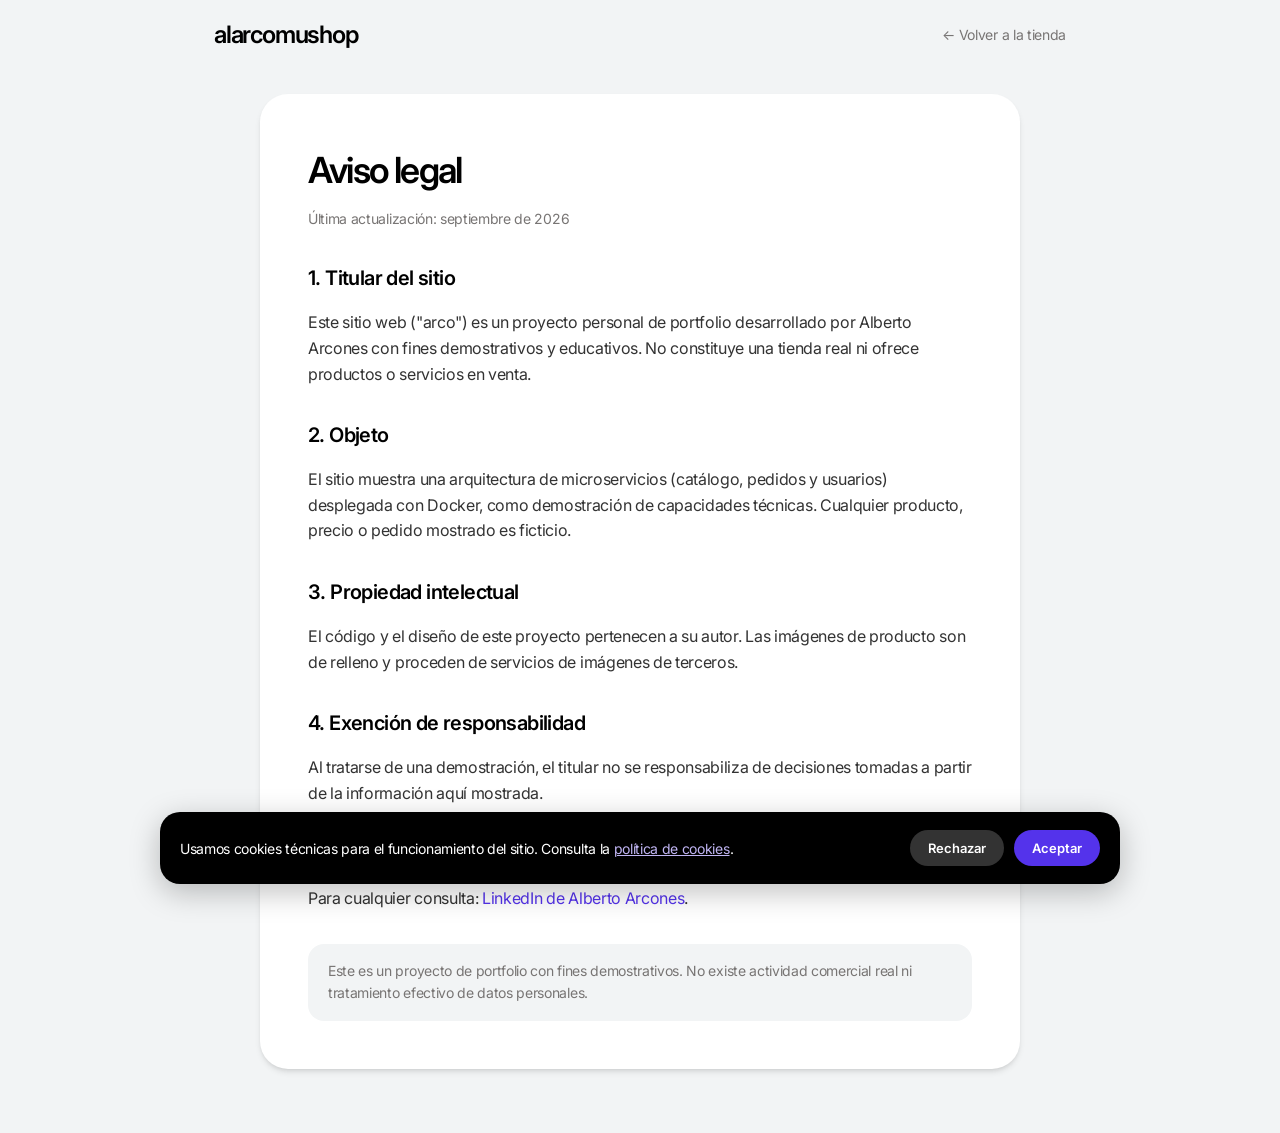
<file: frontend/aviso-legal.html>
<!DOCTYPE html>
<html lang="es">
<head>
<meta charset="UTF-8">
<meta name="viewport" content="width=device-width, initial-scale=1, viewport-fit=cover">
<title>Aviso legal · arco</title>
<meta name="description" content="Aviso legal de alarcomushop, proyecto de portfolio de comercio electrónico basado en microservicios.">
<meta name="theme-color" content="#5433eb">
<meta property="og:type" content="website">
<meta property="og:title" content="Aviso legal · arco">
<meta property="og:description" content="Aviso legal de alarcomushop, proyecto de portfolio de comercio electrónico basado en microservicios.">
<link rel="preconnect" href="https://fonts.googleapis.com">
<link rel="preconnect" href="https://fonts.gstatic.com" crossorigin>
<link href="https://fonts.googleapis.com/css2?family=Inter:wght@400;500;600&display=swap" rel="stylesheet">
<link rel="stylesheet" href="styles-legal.css">
</head>
<body>
<div class="topbar">
  <a class="wordmark" href="index.html">alarcomushop</a>
  <a class="back" href="index.html">&larr; Volver a la tienda</a>
</div>
<main class="sheet">

  <h1>Aviso legal</h1>
  <p class="updated">Última actualización: septiembre de 2026</p>

  <h2>1. Titular del sitio</h2>
  <p>Este sitio web ("arco") es un proyecto personal de portfolio desarrollado por Alberto Arcones con fines demostrativos y educativos. No constituye una tienda real ni ofrece productos o servicios en venta.</p>

  <h2>2. Objeto</h2>
  <p>El sitio muestra una arquitectura de microservicios (catálogo, pedidos y usuarios) desplegada con Docker, como demostración de capacidades técnicas. Cualquier producto, precio o pedido mostrado es ficticio.</p>

  <h2>3. Propiedad intelectual</h2>
  <p>El código y el diseño de este proyecto pertenecen a su autor. Las imágenes de producto son de relleno y proceden de servicios de imágenes de terceros.</p>

  <h2>4. Exención de responsabilidad</h2>
  <p>Al tratarse de una demostración, el titular no se responsabiliza de decisiones tomadas a partir de la información aquí mostrada.</p>

  <h2>5. Contacto</h2>
  <p>Para cualquier consulta: <a href="https://www.linkedin.com/in/albertoarcones/" target="_blank" rel="noopener">LinkedIn de Alberto Arcones</a>.</p>
  <div class="demo-note">Este es un proyecto de portfolio con fines demostrativos. No existe actividad comercial real ni tratamiento efectivo de datos personales.</div>
</main>
<script src="common.js"></script>
</body>
</html>
</file>
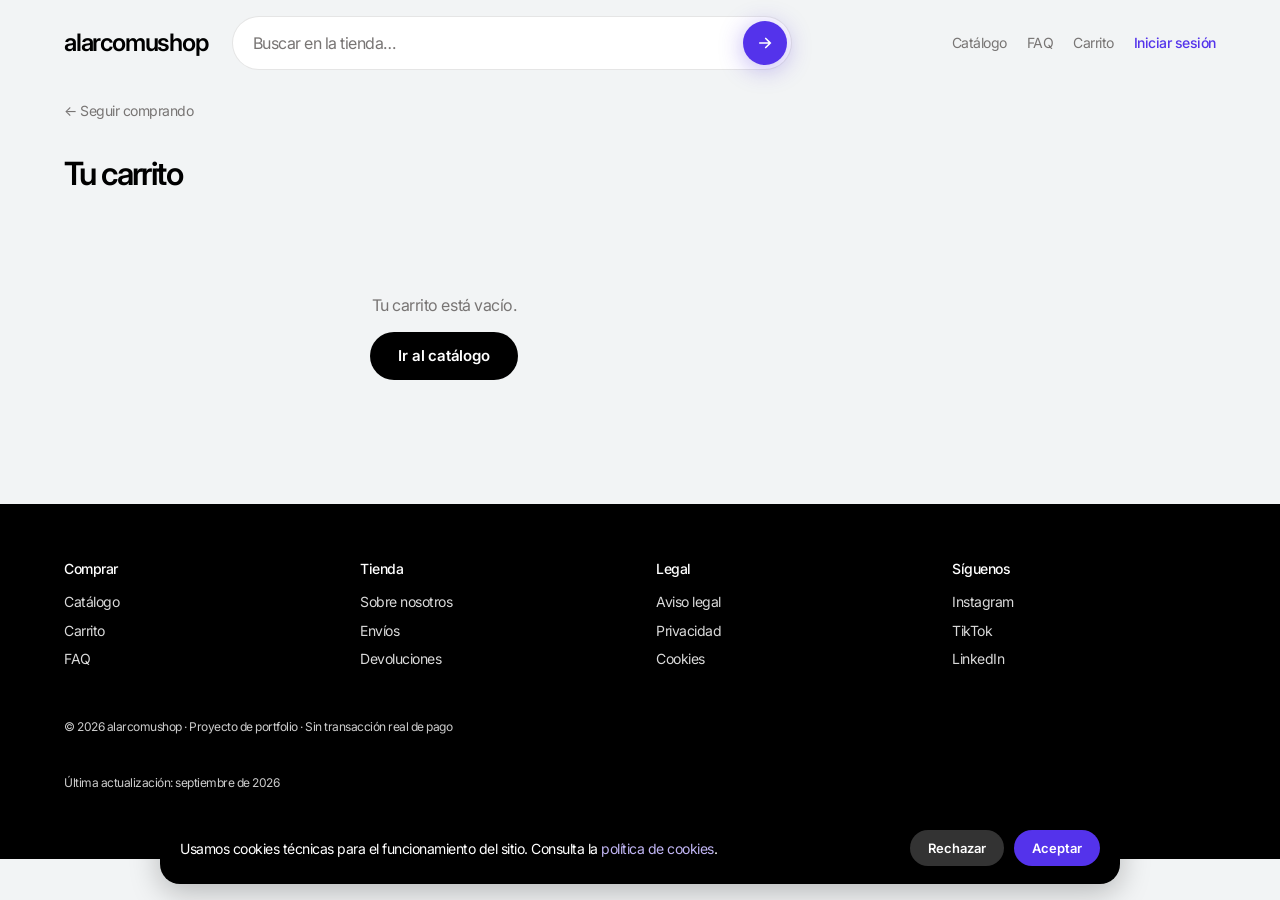
<file: frontend/carrito.html>
<!DOCTYPE html>
<html lang="es">
<head>
<meta charset="UTF-8">
<meta name="viewport" content="width=device-width, initial-scale=1, viewport-fit=cover">
<title>Carrito · alarcomushop</title>
<meta name="description" content="Revisa los productos de tu carrito y finaliza tu pedido en alarcomushop.">
<meta name="theme-color" content="#5433eb">
<meta property="og:type" content="website">
<meta property="og:title" content="Carrito · alarcomushop">
<meta property="og:description" content="Revisa los productos de tu carrito y finaliza tu pedido en alarcomushop.">
<link rel="preconnect" href="https://fonts.googleapis.com">
<link rel="preconnect" href="https://fonts.gstatic.com" crossorigin>
<link href="https://fonts.googleapis.com/css2?family=Inter:wght@400;500;600&display=swap" rel="stylesheet">
<link rel="stylesheet" href="styles.css">
</head>
<body>
<header class="top">
  <div class="wrap">
    <a class="wordmark" href="index.html">alarcomushop</a>
    <button class="hamburger" id="hamburger" aria-label="Menú">&#9776;</button>
    <div class="search"><input id="q" type="text" placeholder="Buscar en la tienda…" />
      <button id="qbtn" aria-label="Buscar"><svg width="18" height="18" viewBox="0 0 24 24" fill="none" stroke="currentColor" stroke-width="2.2" stroke-linecap="round"><path d="M5 12h14M13 6l6 6-6 6"/></svg></button>
    </div>
    <nav class="top-links" id="nav">
      <a href="index.html#catalogo">Catálogo</a>
      <a href="faq.html">FAQ</a>
      <a class="cart-link" href="carrito.html">Carrito <span class="cart-badge" id="cart-badge">0</span></a>
      <span id="account" class="account"></span>
    </nav>
  </div>
</header>
<main class="wrap cart-page">
  <a class="back" href="index.html#catalogo">&larr; Seguir comprando</a>
  <h1 class="cart-title">Tu carrito</h1>
  <div class="cart-layout" id="cart-layout"></div>
</main>
<div class="overlay" id="overlay"><div class="modal" id="modal"></div></div>
<footer id="contacto">
  <div class="wrap">
    <div class="fcols">
      <div class="fcol"><h4>Comprar</h4><a href="index.html#catalogo">Catálogo</a><a href="carrito.html">Carrito</a><a href="faq.html">FAQ</a></div>
      <div class="fcol"><h4>Tienda</h4><a href="sobre-nosotros.html">Sobre nosotros</a><a href="envios.html">Envíos</a><a href="devoluciones.html">Devoluciones</a></div>
      <div class="fcol"><h4>Legal</h4><a href="aviso-legal.html">Aviso legal</a><a href="privacidad.html">Privacidad</a><a href="cookies.html">Cookies</a></div>
      <div class="fcol"><h4>Síguenos</h4>
        <a href="https://www.linkedin.com/in/albertoarcones/" target="_blank" rel="noopener">Instagram</a>
        <a href="https://www.linkedin.com/in/albertoarcones/" target="_blank" rel="noopener">TikTok</a>
        <a href="https://www.linkedin.com/in/albertoarcones/" target="_blank" rel="noopener">LinkedIn</a>
      </div>
    </div>
    <p class="copyright">© 2026 alarcomushop · Proyecto de portfolio · Sin transacción real de pago</p>
    <p class="copyright">Última actualización: septiembre de 2026</p>
  </div>
</footer>
<script src="common.js"></script>
<script src="auth.js"></script>
<script src="cart.js"></script>
</body>
</html>
</file>
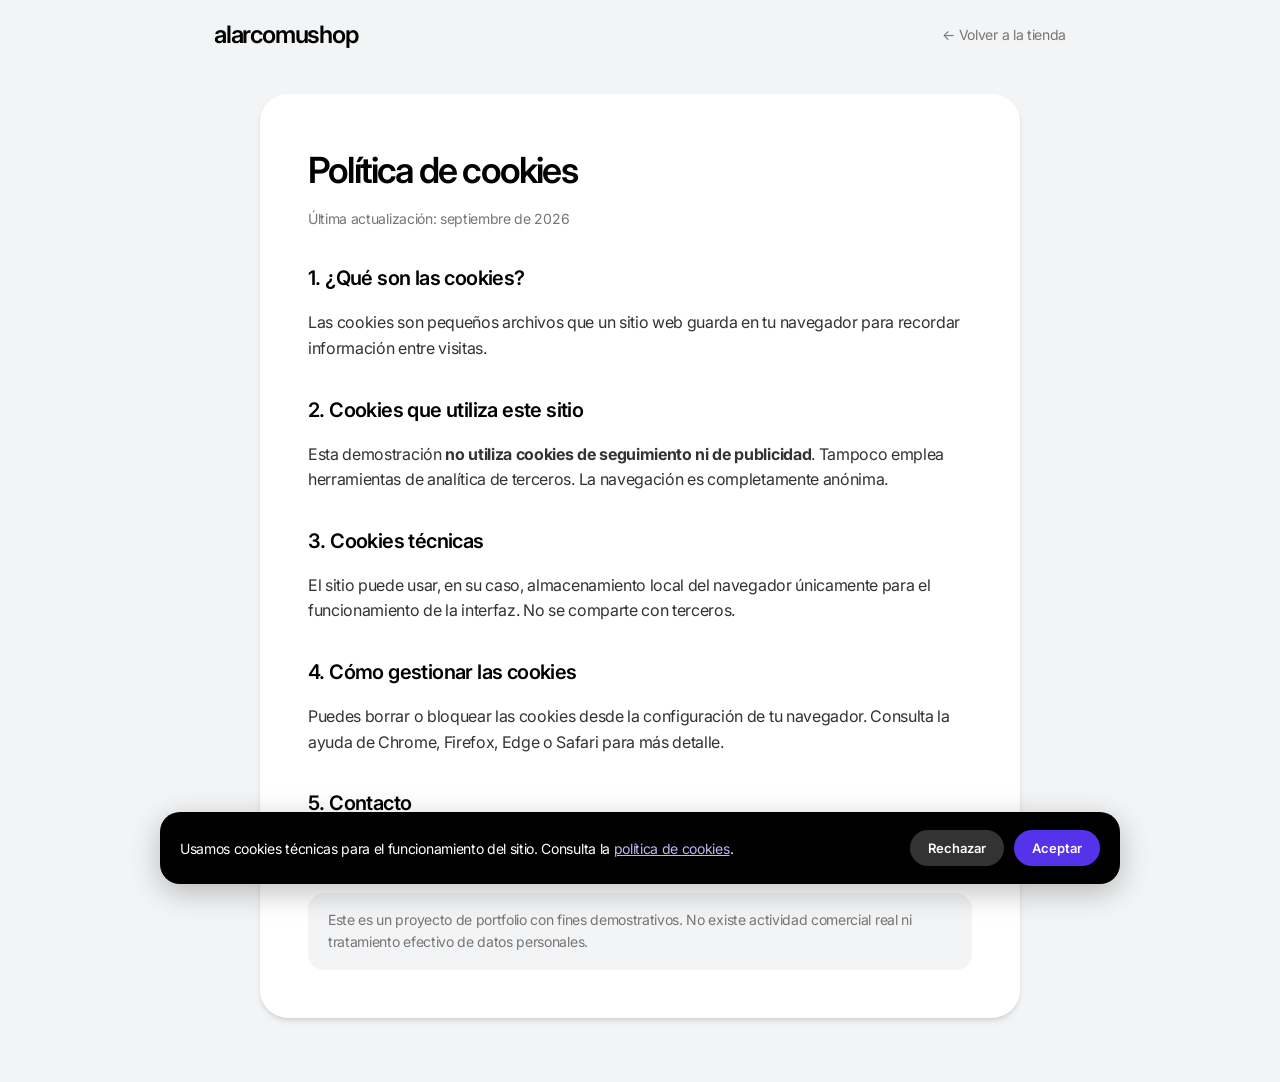
<file: frontend/cookies.html>
<!DOCTYPE html>
<html lang="es">
<head>
<meta charset="UTF-8">
<meta name="viewport" content="width=device-width, initial-scale=1, viewport-fit=cover">
<title>Política de cookies · arco</title>
<meta name="description" content="Política de cookies de alarcomushop: qué cookies se usan y cómo gestionarlas.">
<meta name="theme-color" content="#5433eb">
<meta property="og:type" content="website">
<meta property="og:title" content="Política de cookies · arco">
<meta property="og:description" content="Política de cookies de alarcomushop: qué cookies se usan y cómo gestionarlas.">
<link rel="preconnect" href="https://fonts.googleapis.com">
<link rel="preconnect" href="https://fonts.gstatic.com" crossorigin>
<link href="https://fonts.googleapis.com/css2?family=Inter:wght@400;500;600&display=swap" rel="stylesheet">
<link rel="stylesheet" href="styles-legal.css">
</head>
<body>
<div class="topbar">
  <a class="wordmark" href="index.html">alarcomushop</a>
  <a class="back" href="index.html">&larr; Volver a la tienda</a>
</div>
<main class="sheet">

  <h1>Política de cookies</h1>
  <p class="updated">Última actualización: septiembre de 2026</p>

  <h2>1. ¿Qué son las cookies?</h2>
  <p>Las cookies son pequeños archivos que un sitio web guarda en tu navegador para recordar información entre visitas.</p>

  <h2>2. Cookies que utiliza este sitio</h2>
  <p>Esta demostración <strong>no utiliza cookies de seguimiento ni de publicidad</strong>. Tampoco emplea herramientas de analítica de terceros. La navegación es completamente anónima.</p>

  <h2>3. Cookies técnicas</h2>
  <p>El sitio puede usar, en su caso, almacenamiento local del navegador únicamente para el funcionamiento de la interfaz. No se comparte con terceros.</p>

  <h2>4. Cómo gestionar las cookies</h2>
  <p>Puedes borrar o bloquear las cookies desde la configuración de tu navegador. Consulta la ayuda de Chrome, Firefox, Edge o Safari para más detalle.</p>

  <h2>5. Contacto</h2>
  <p>Dudas sobre esta política: <a href="https://www.linkedin.com/in/albertoarcones/" target="_blank" rel="noopener">LinkedIn de Alberto Arcones</a>.</p>
  <div class="demo-note">Este es un proyecto de portfolio con fines demostrativos. No existe actividad comercial real ni tratamiento efectivo de datos personales.</div>
</main>
<script src="common.js"></script>
</body>
</html>
</file>
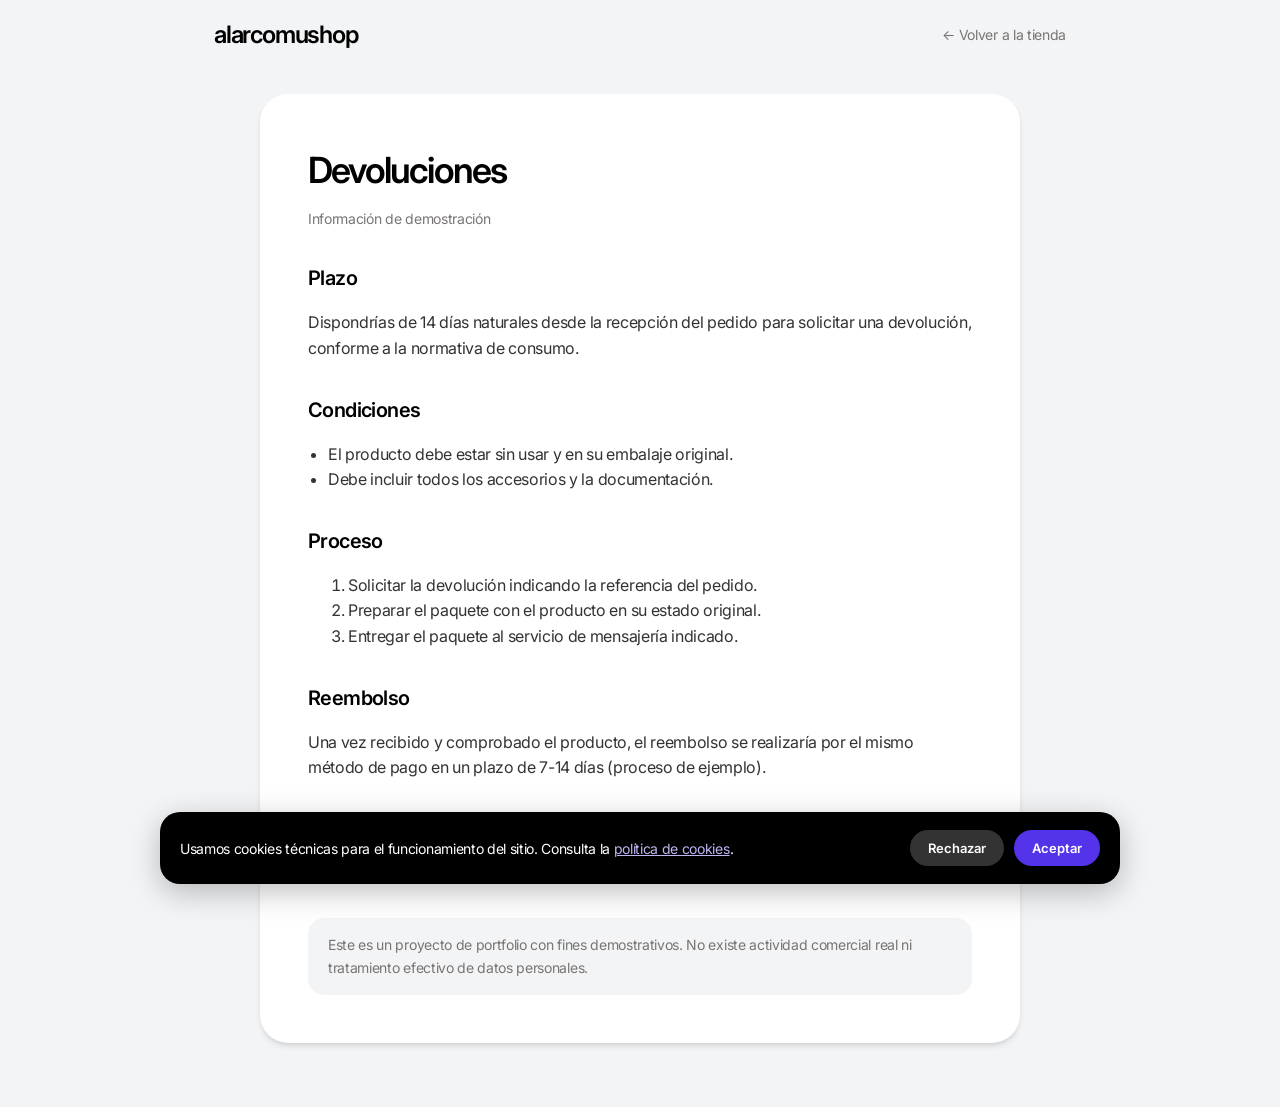
<file: frontend/devoluciones.html>
<!DOCTYPE html>
<html lang="es">
<head>
<meta charset="UTF-8">
<meta name="viewport" content="width=device-width, initial-scale=1, viewport-fit=cover">
<title>Devoluciones · arco</title>
<meta name="description" content="Política de devoluciones de alarcomushop: plazos, condiciones y proceso.">
<meta name="theme-color" content="#5433eb">
<meta property="og:type" content="website">
<meta property="og:title" content="Devoluciones · arco">
<meta property="og:description" content="Política de devoluciones de alarcomushop: plazos, condiciones y proceso.">
<link rel="preconnect" href="https://fonts.googleapis.com">
<link rel="preconnect" href="https://fonts.gstatic.com" crossorigin>
<link href="https://fonts.googleapis.com/css2?family=Inter:wght@400;500;600&display=swap" rel="stylesheet">
<link rel="stylesheet" href="styles-legal.css">
</head>
<body>
<div class="topbar">
  <a class="wordmark" href="index.html">alarcomushop</a>
  <a class="back" href="index.html">&larr; Volver a la tienda</a>
</div>
<main class="sheet">

  <h1>Devoluciones</h1>
  <p class="updated">Información de demostración</p>

  <h2>Plazo</h2>
  <p>Dispondrías de 14 días naturales desde la recepción del pedido para solicitar una devolución, conforme a la normativa de consumo.</p>

  <h2>Condiciones</h2>
  <ul>
    <li>El producto debe estar sin usar y en su embalaje original.</li>
    <li>Debe incluir todos los accesorios y la documentación.</li>
  </ul>

  <h2>Proceso</h2>
  <ol>
    <li>Solicitar la devolución indicando la referencia del pedido.</li>
    <li>Preparar el paquete con el producto en su estado original.</li>
    <li>Entregar el paquete al servicio de mensajería indicado.</li>
  </ol>

  <h2>Reembolso</h2>
  <p>Una vez recibido y comprobado el producto, el reembolso se realizaría por el mismo método de pago en un plazo de 7-14 días (proceso de ejemplo).</p>

  <h2>Contacto</h2>
  <p>Para gestionar una devolución: <a href="https://www.linkedin.com/in/albertoarcones/" target="_blank" rel="noopener">LinkedIn de Alberto Arcones</a>.</p>
  <div class="demo-note">Este es un proyecto de portfolio con fines demostrativos. No existe actividad comercial real ni tratamiento efectivo de datos personales.</div>
</main>
<script src="common.js"></script>
</body>
</html>
</file>
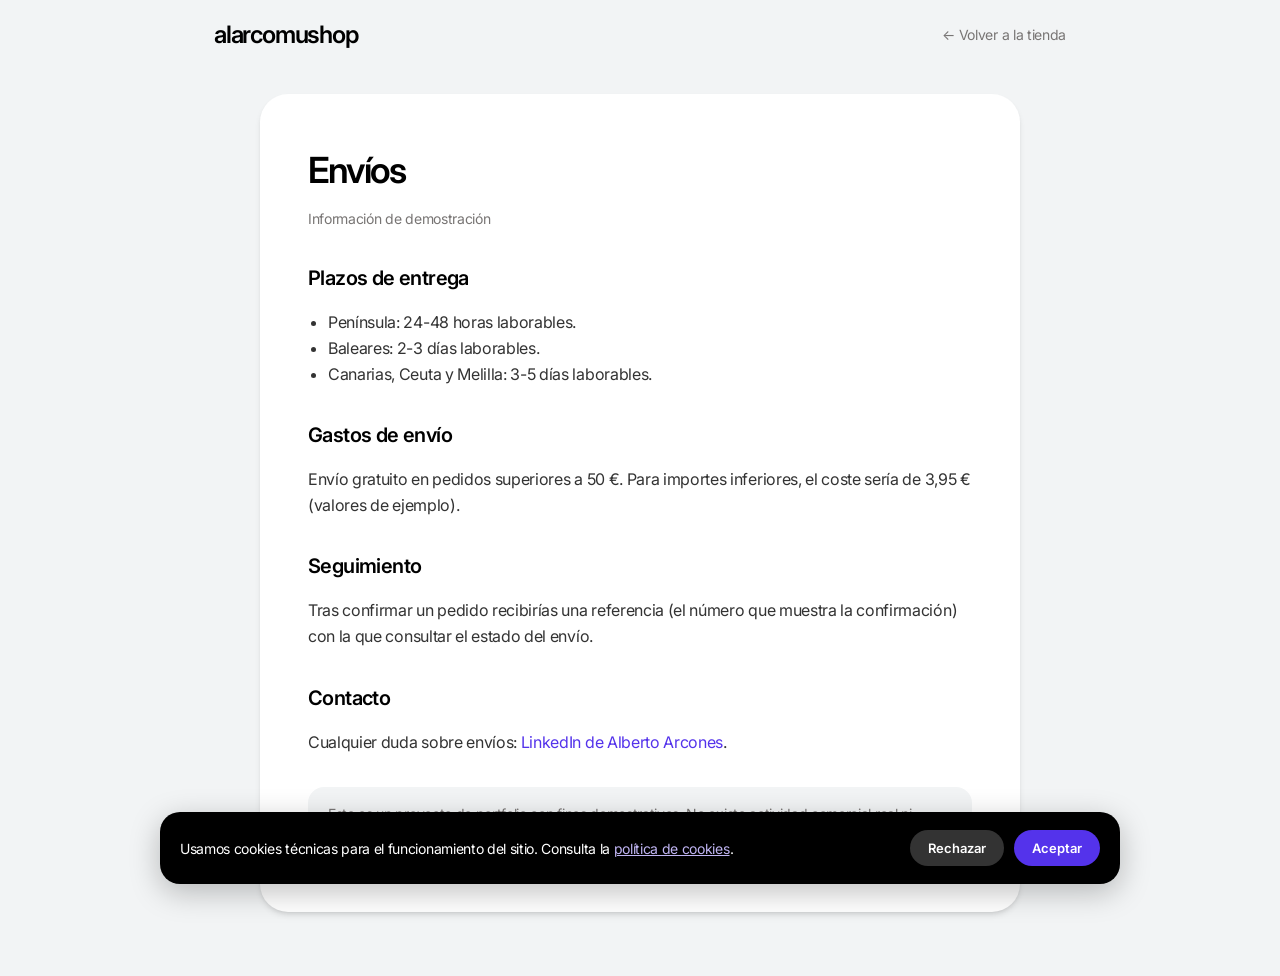
<file: frontend/envios.html>
<!DOCTYPE html>
<html lang="es">
<head>
<meta charset="UTF-8">
<meta name="viewport" content="width=device-width, initial-scale=1, viewport-fit=cover">
<title>Envíos · arco</title>
<meta name="description" content="Información de envíos de alarcomushop: plazos, zonas y gastos de envío.">
<meta name="theme-color" content="#5433eb">
<meta property="og:type" content="website">
<meta property="og:title" content="Envíos · arco">
<meta property="og:description" content="Información de envíos de alarcomushop: plazos, zonas y gastos de envío.">
<link rel="preconnect" href="https://fonts.googleapis.com">
<link rel="preconnect" href="https://fonts.gstatic.com" crossorigin>
<link href="https://fonts.googleapis.com/css2?family=Inter:wght@400;500;600&display=swap" rel="stylesheet">
<link rel="stylesheet" href="styles-legal.css">
</head>
<body>
<div class="topbar">
  <a class="wordmark" href="index.html">alarcomushop</a>
  <a class="back" href="index.html">&larr; Volver a la tienda</a>
</div>
<main class="sheet">

  <h1>Envíos</h1>
  <p class="updated">Información de demostración</p>

  <h2>Plazos de entrega</h2>
  <ul>
    <li>Península: 24-48 horas laborables.</li>
    <li>Baleares: 2-3 días laborables.</li>
    <li>Canarias, Ceuta y Melilla: 3-5 días laborables.</li>
  </ul>

  <h2>Gastos de envío</h2>
  <p>Envío gratuito en pedidos superiores a 50 €. Para importes inferiores, el coste sería de 3,95 € (valores de ejemplo).</p>

  <h2>Seguimiento</h2>
  <p>Tras confirmar un pedido recibirías una referencia (el número que muestra la confirmación) con la que consultar el estado del envío.</p>

  <h2>Contacto</h2>
  <p>Cualquier duda sobre envíos: <a href="https://www.linkedin.com/in/albertoarcones/" target="_blank" rel="noopener">LinkedIn de Alberto Arcones</a>.</p>
  <div class="demo-note">Este es un proyecto de portfolio con fines demostrativos. No existe actividad comercial real ni tratamiento efectivo de datos personales.</div>
</main>
<script src="common.js"></script>
</body>
</html>
</file>
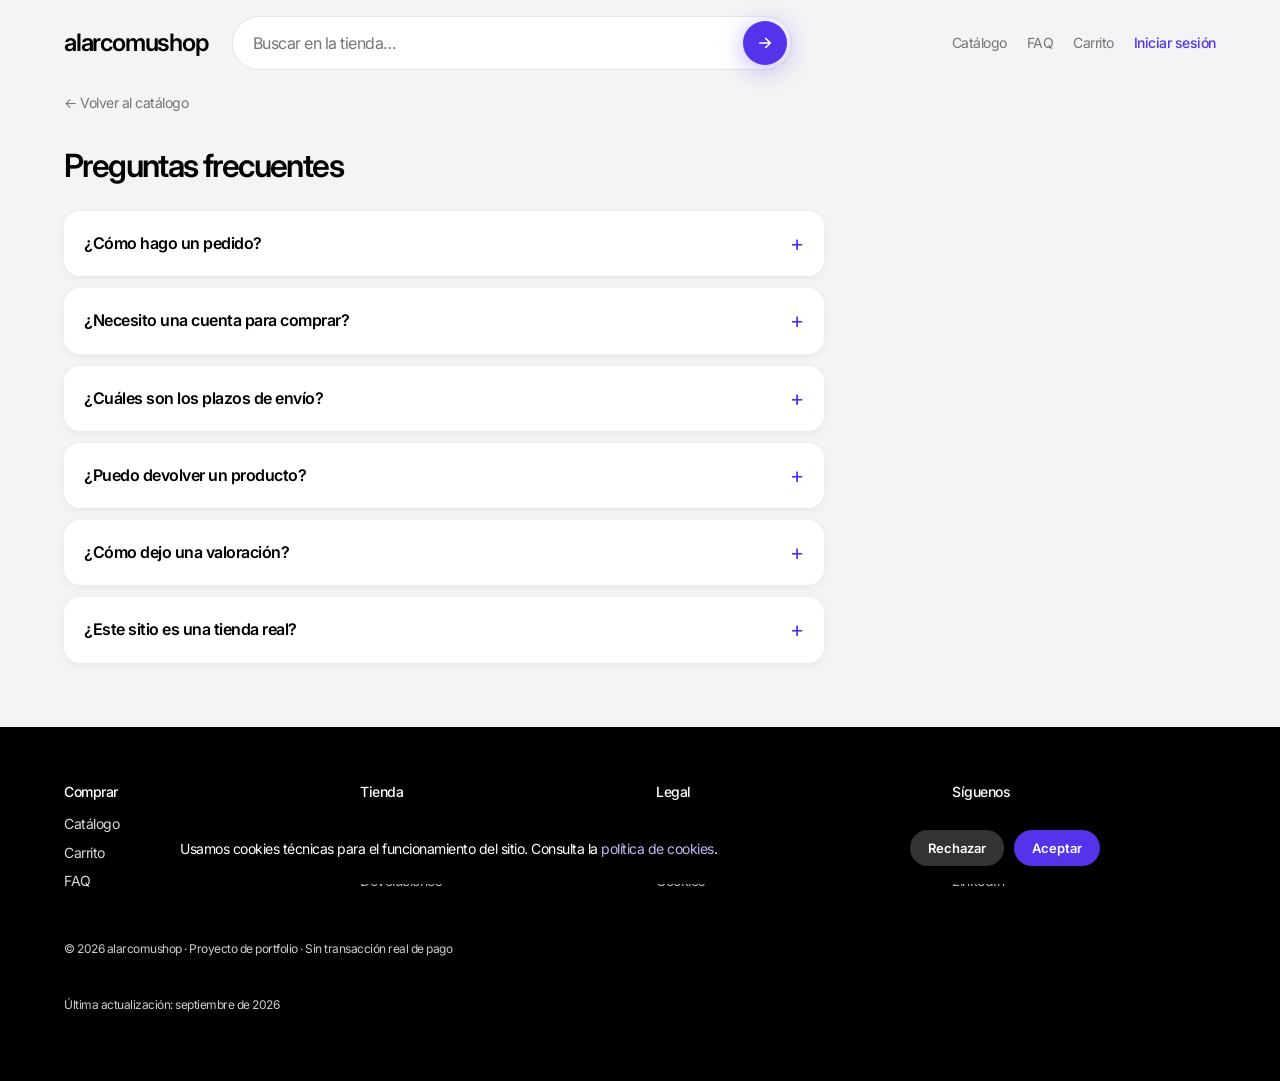
<file: frontend/faq.html>
<!DOCTYPE html>
<html lang="es">
<head>
<meta charset="UTF-8">
<meta name="viewport" content="width=device-width, initial-scale=1, viewport-fit=cover">
<title>FAQ · alarcomushop</title>
<meta name="description" content="Preguntas frecuentes de alarcomushop: cómo comprar, envíos, devoluciones, cuenta y valoraciones.">
<meta name="theme-color" content="#5433eb">
<meta property="og:type" content="website">
<meta property="og:title" content="FAQ · alarcomushop">
<meta property="og:description" content="Preguntas frecuentes de alarcomushop: cómo comprar, envíos, devoluciones, cuenta y valoraciones.">
<link rel="preconnect" href="https://fonts.googleapis.com">
<link rel="preconnect" href="https://fonts.gstatic.com" crossorigin>
<link href="https://fonts.googleapis.com/css2?family=Inter:wght@400;500;600&display=swap" rel="stylesheet">
<link rel="stylesheet" href="styles.css">
</head>
<body>
<header class="top">
  <div class="wrap">
    <a class="wordmark" href="index.html">alarcomushop</a>
    <button class="hamburger" id="hamburger" aria-label="Menú">&#9776;</button>
    <div class="search"><input id="q" type="text" placeholder="Buscar en la tienda…" />
      <button id="qbtn" aria-label="Buscar"><svg width="18" height="18" viewBox="0 0 24 24" fill="none" stroke="currentColor" stroke-width="2.2" stroke-linecap="round"><path d="M5 12h14M13 6l6 6-6 6"/></svg></button>
    </div>
    <nav class="top-links" id="nav">
      <a href="index.html#catalogo">Catálogo</a>
      <a href="faq.html">FAQ</a>
      <a class="cart-link" href="carrito.html">Carrito <span class="cart-badge" id="cart-badge">0</span></a>
      <span id="account" class="account"></span>
    </nav>
  </div>
</header>
<main class="wrap faq-page">
  <a class="back" href="index.html#catalogo">&larr; Volver al catálogo</a>
  <h1 class="cart-title">Preguntas frecuentes</h1>

  <div class="faq">
    <details><summary>¿Cómo hago un pedido?</summary><p>Añade productos al carrito y ve a la página del carrito. Rellena el formulario de datos y confirma. Es una demostración: no se realiza ningún cobro real.</p></details>
    <details><summary>¿Necesito una cuenta para comprar?</summary><p>No para comprar, pero sí para dejar valoraciones. Puedes registrarte desde "Iniciar sesión" en la parte superior.</p></details>
    <details><summary>¿Cuáles son los plazos de envío?</summary><p>Consulta la página de <a href="envios.html">Envíos</a>. Península 24-48h, resto según destino (datos de ejemplo).</p></details>
    <details><summary>¿Puedo devolver un producto?</summary><p>Sí, dispondrías de 14 días. Consulta la política de <a href="devoluciones.html">Devoluciones</a>.</p></details>
    <details><summary>¿Cómo dejo una valoración?</summary><p>Entra en un producto, inicia sesión y usa el formulario de valoración con estrellas y comentario.</p></details>
    <details><summary>¿Este sitio es una tienda real?</summary><p>No. Es un proyecto de portfolio que demuestra microservicios con Docker y CI/CD. Más en <a href="sobre-nosotros.html">Sobre nosotros</a>.</p></details>
  </div>

</main>
<footer id="contacto">
  <div class="wrap">
    <div class="fcols">
      <div class="fcol"><h4>Comprar</h4><a href="index.html#catalogo">Catálogo</a><a href="carrito.html">Carrito</a><a href="faq.html">FAQ</a></div>
      <div class="fcol"><h4>Tienda</h4><a href="sobre-nosotros.html">Sobre nosotros</a><a href="envios.html">Envíos</a><a href="devoluciones.html">Devoluciones</a></div>
      <div class="fcol"><h4>Legal</h4><a href="aviso-legal.html">Aviso legal</a><a href="privacidad.html">Privacidad</a><a href="cookies.html">Cookies</a></div>
      <div class="fcol"><h4>Síguenos</h4>
        <a href="https://www.linkedin.com/in/albertoarcones/" target="_blank" rel="noopener">Instagram</a>
        <a href="https://www.linkedin.com/in/albertoarcones/" target="_blank" rel="noopener">TikTok</a>
        <a href="https://www.linkedin.com/in/albertoarcones/" target="_blank" rel="noopener">LinkedIn</a>
      </div>
    </div>
    <p class="copyright">© 2026 alarcomushop · Proyecto de portfolio · Sin transacción real de pago</p>
    <p class="copyright">Última actualización: septiembre de 2026</p>
  </div>
</footer>
<script src="common.js"></script>
<script src="auth.js"></script>
</body>
</html>
</file>
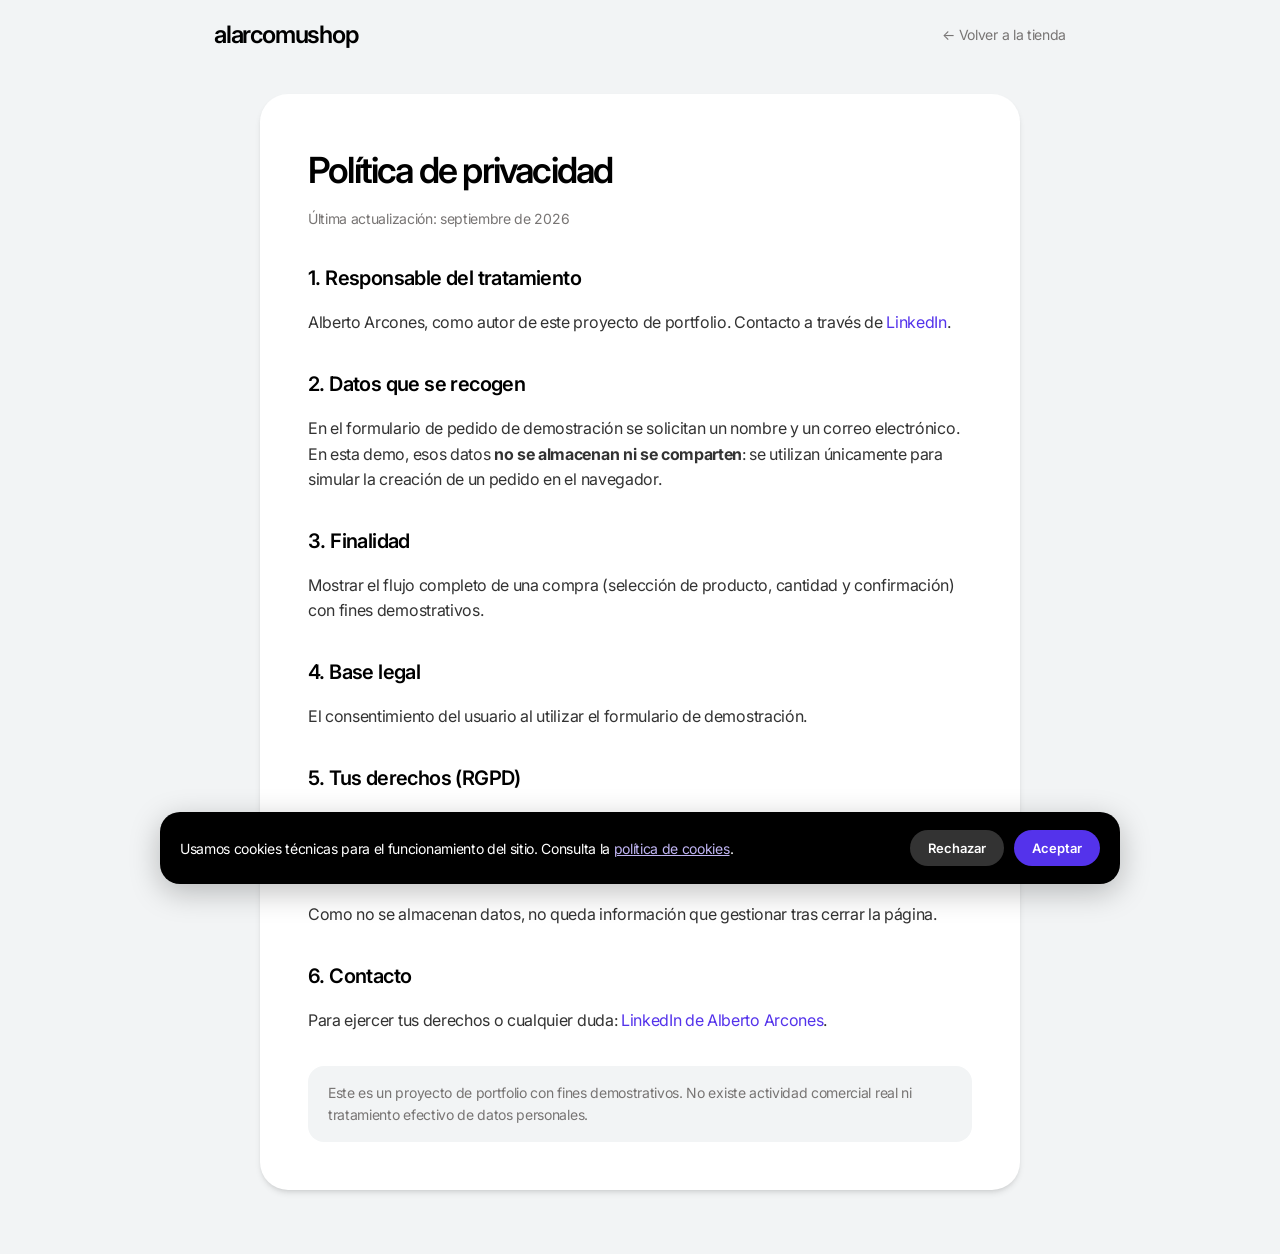
<file: frontend/privacidad.html>
<!DOCTYPE html>
<html lang="es">
<head>
<meta charset="UTF-8">
<meta name="viewport" content="width=device-width, initial-scale=1, viewport-fit=cover">
<title>Política de privacidad · arco</title>
<meta name="description" content="Política de privacidad de alarcomushop: qué datos se tratan y tus derechos.">
<meta name="theme-color" content="#5433eb">
<meta property="og:type" content="website">
<meta property="og:title" content="Política de privacidad · arco">
<meta property="og:description" content="Política de privacidad de alarcomushop: qué datos se tratan y tus derechos.">
<link rel="preconnect" href="https://fonts.googleapis.com">
<link rel="preconnect" href="https://fonts.gstatic.com" crossorigin>
<link href="https://fonts.googleapis.com/css2?family=Inter:wght@400;500;600&display=swap" rel="stylesheet">
<link rel="stylesheet" href="styles-legal.css">
</head>
<body>
<div class="topbar">
  <a class="wordmark" href="index.html">alarcomushop</a>
  <a class="back" href="index.html">&larr; Volver a la tienda</a>
</div>
<main class="sheet">

  <h1>Política de privacidad</h1>
  <p class="updated">Última actualización: septiembre de 2026</p>

  <h2>1. Responsable del tratamiento</h2>
  <p>Alberto Arcones, como autor de este proyecto de portfolio. Contacto a través de <a href="https://www.linkedin.com/in/albertoarcones/" target="_blank" rel="noopener">LinkedIn</a>.</p>

  <h2>2. Datos que se recogen</h2>
  <p>En el formulario de pedido de demostración se solicitan un nombre y un correo electrónico. En esta demo, esos datos <strong>no se almacenan ni se comparten</strong>: se utilizan únicamente para simular la creación de un pedido en el navegador.</p>

  <h2>3. Finalidad</h2>
  <p>Mostrar el flujo completo de una compra (selección de producto, cantidad y confirmación) con fines demostrativos.</p>

  <h2>4. Base legal</h2>
  <p>El consentimiento del usuario al utilizar el formulario de demostración.</p>

  <h2>5. Tus derechos (RGPD)</h2>
  <ul>
    <li>Acceso, rectificación y supresión de tus datos.</li>
    <li>Limitación u oposición al tratamiento.</li>
    <li>Portabilidad de los datos.</li>
  </ul>
  <p>Como no se almacenan datos, no queda información que gestionar tras cerrar la página.</p>

  <h2>6. Contacto</h2>
  <p>Para ejercer tus derechos o cualquier duda: <a href="https://www.linkedin.com/in/albertoarcones/" target="_blank" rel="noopener">LinkedIn de Alberto Arcones</a>.</p>
  <div class="demo-note">Este es un proyecto de portfolio con fines demostrativos. No existe actividad comercial real ni tratamiento efectivo de datos personales.</div>
</main>
<script src="common.js"></script>
</body>
</html>
</file>
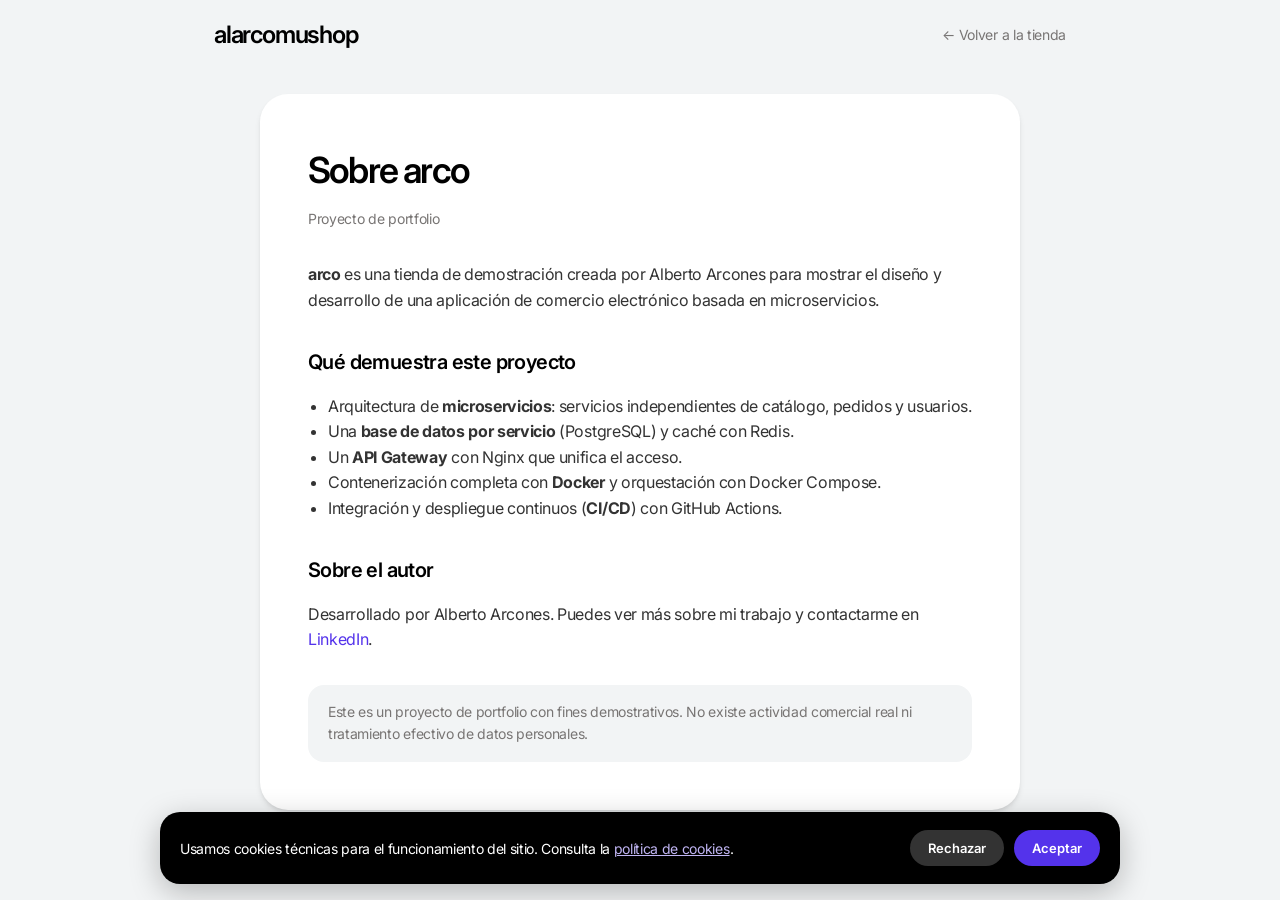
<file: frontend/sobre-nosotros.html>
<!DOCTYPE html>
<html lang="es">
<head>
<meta charset="UTF-8">
<meta name="viewport" content="width=device-width, initial-scale=1, viewport-fit=cover">
<title>Sobre nosotros · arco</title>
<meta name="description" content="Sobre alarcomushop: tienda de demostración construida con microservicios, Docker y CI/CD.">
<meta name="theme-color" content="#5433eb">
<meta property="og:type" content="website">
<meta property="og:title" content="Sobre nosotros · arco">
<meta property="og:description" content="Sobre alarcomushop: tienda de demostración construida con microservicios, Docker y CI/CD.">
<link rel="preconnect" href="https://fonts.googleapis.com">
<link rel="preconnect" href="https://fonts.gstatic.com" crossorigin>
<link href="https://fonts.googleapis.com/css2?family=Inter:wght@400;500;600&display=swap" rel="stylesheet">
<link rel="stylesheet" href="styles-legal.css">
</head>
<body>
<div class="topbar">
  <a class="wordmark" href="index.html">alarcomushop</a>
  <a class="back" href="index.html">&larr; Volver a la tienda</a>
</div>
<main class="sheet">

  <h1>Sobre arco</h1>
  <p class="updated">Proyecto de portfolio</p>

  <p><strong>arco</strong> es una tienda de demostración creada por Alberto Arcones para mostrar el diseño y desarrollo de una aplicación de comercio electrónico basada en microservicios.</p>

  <h2>Qué demuestra este proyecto</h2>
  <ul>
    <li>Arquitectura de <strong>microservicios</strong>: servicios independientes de catálogo, pedidos y usuarios.</li>
    <li>Una <strong>base de datos por servicio</strong> (PostgreSQL) y caché con Redis.</li>
    <li>Un <strong>API Gateway</strong> con Nginx que unifica el acceso.</li>
    <li>Contenerización completa con <strong>Docker</strong> y orquestación con Docker Compose.</li>
    <li>Integración y despliegue continuos (<strong>CI/CD</strong>) con GitHub Actions.</li>
  </ul>

  <h2>Sobre el autor</h2>
  <p>Desarrollado por Alberto Arcones. Puedes ver más sobre mi trabajo y contactarme en <a href="https://www.linkedin.com/in/albertoarcones/" target="_blank" rel="noopener">LinkedIn</a>.</p>
  <div class="demo-note">Este es un proyecto de portfolio con fines demostrativos. No existe actividad comercial real ni tratamiento efectivo de datos personales.</div>
</main>
<script src="common.js"></script>
</body>
</html>
</file>
<file: frontend/styles-legal.css>
:root{
  --canvas:#f2f4f5; --white:#fff; --ink:#000; --border:#ebebeb;
  --muted:#787574; --violet:#5433eb;
  --font:'Inter',ui-sans-serif,system-ui,-apple-system,"Segoe UI",Roboto,sans-serif;
  --shadow-card:rgba(0,0,0,.1) 0 4px 6px -1px, rgba(0,0,0,.1) 0 2px 4px -2px;
}
*,*::before,*::after{box-sizing:border-box;}
body{margin:0;font-family:var(--font);font-size:16px;line-height:1.6;letter-spacing:-0.02em;
  color:var(--ink);background:var(--canvas);-webkit-font-smoothing:antialiased;}
a{color:inherit;}
.topbar{background:var(--canvas);padding:16px 24px;max-width:900px;margin:0 auto;display:flex;align-items:center;gap:16px;}
.wordmark{font-size:24px;font-weight:600;letter-spacing:-0.05em;text-decoration:none;color:var(--ink);}
.wordmark .dot{color:var(--violet);}
.back{margin-left:auto;font-size:14px;color:var(--muted);text-decoration:none;}
.back:hover{color:var(--ink);}
.sheet{max-width:760px;margin:24px auto 64px;background:var(--white);border-radius:28px;
  box-shadow:var(--shadow-card);padding:48px;}
.sheet h1{font-size:36px;font-weight:600;letter-spacing:-0.05em;margin:0 0 8px;}
.sheet .updated{color:var(--muted);font-size:14px;margin:0 0 32px;}
.sheet h2{font-size:20px;font-weight:600;letter-spacing:-0.03em;margin:32px 0 8px;}
.sheet p,.sheet li{color:#333;font-size:16px;}
.sheet ul{padding-left:20px;}
.sheet a{color:var(--violet);text-decoration:none;}
.sheet a:hover{text-decoration:underline;}
.demo-note{background:var(--canvas);border-radius:16px;padding:16px 20px;font-size:14px;color:var(--muted);margin-top:32px;}
@media(max-width:640px){.sheet{padding:28px;border-radius:20px;}.sheet h1{font-size:28px;}}
</file>
<file: frontend/styles.css>
:root {
    --canvas: #f2f4f5;
    --white: #ffffff;
    --ink: #000000;
    --border: #ebebeb;
    --muted: #787574;
    --stone: #cccccc;
    --violet: #5433eb;
    --violet-wash: rgba(69,36,219,.34);
    --font: 'Inter', ui-sans-serif, system-ui, -apple-system, "Segoe UI", Roboto, sans-serif;
    --shadow-card: rgba(0,0,0,.1) 0 4px 6px -1px, rgba(0,0,0,.1) 0 2px 4px -2px;
    --shadow-sm: rgba(0,0,0,.06) 0 2px 8px 0;
    --shadow-lg: rgba(0,0,0,.12) 0 4px 24px 0;
    --max: 1200px;
    box-sizing: border-box;
    padding-top: env(safe-area-inset-top, 0px);
    padding-bottom: env(safe-area-inset-bottom, 0px);
  }
  *, *::before, *::after { box-sizing: border-box; }
  html { scroll-behavior: smooth; }
  body {
    margin: 0; font-family: var(--font); font-weight: 400;
    font-size: 16px; line-height: 1.33; letter-spacing: -0.031em;
    color: var(--ink); background: var(--canvas); -webkit-font-smoothing: antialiased;
  }
  a { color: inherit; text-decoration: none; }
  img { display: block; max-width: 100%; }
  .wrap { max-width: var(--max); margin: 0 auto; padding: 0 24px; }

  header.top { position: sticky; top: 0; z-index: 40; background: var(--canvas); padding: 16px 0; }
  header.top .wrap { display: flex; align-items: center; gap: 24px; }
  .wordmark { font-size: 24px; font-weight: 600; letter-spacing: -0.05em; }
  .wordmark .dot { color: var(--violet); }
  .search { flex: 1; max-width: 560px; display: flex; align-items: center; background: var(--white);
    border: 1px solid rgba(0,0,0,.1); border-radius: 9999px; padding: 4px 4px 4px 20px; }
  .search input { flex: 1; border: none; outline: none; background: transparent;
    font-family: var(--font); font-size: 16px; letter-spacing: -0.031em; color: var(--ink); padding: 8px 0; }
  .search input::placeholder { color: var(--muted); }
  .search button { width: 44px; height: 44px; flex: 0 0 44px; border: none; border-radius: 9999px; cursor: pointer;
    background: var(--violet); color: var(--white); box-shadow: 0 4px 24px var(--violet-wash);
    display: flex; align-items: center; justify-content: center; }
  .top-links { margin-left: auto; display: flex; gap: 20px; color: var(--muted); font-size: 14px; }
  .top-links a:hover { color: var(--ink); }
  @media (max-width: 720px) { .top-links { display: none; } .wordmark { font-size: 20px; } }

  .hero { text-align: center; padding: 64px 24px 40px; }
  .hero h1 { font-size: 40px; font-weight: 600; letter-spacing: -0.05em; margin: 0 0 12px; }
  .hero p { color: var(--muted); font-size: 16px; margin: 0; }
  @media (max-width: 640px) { .hero h1 { font-size: 28px; } }

  .section-head { display: flex; align-items: center; gap: 8px; font-size: 20px; font-weight: 600;
    letter-spacing: -0.05em; margin: 0 0 24px; }
  .section-head .count { color: var(--muted); font-weight: 400; font-size: 16px; letter-spacing: -0.031em; }

  .grid { display: grid; grid-template-columns: repeat(4, 1fr); gap: 24px; padding-bottom: 64px; }
  @media (max-width: 980px) { .grid { grid-template-columns: repeat(3, 1fr); } }
  @media (max-width: 720px) { .grid { grid-template-columns: repeat(2, 1fr); } }
  @media (max-width: 460px) { .grid { grid-template-columns: 1fr; } }

  .card { background: var(--white); border-radius: 28px; box-shadow: var(--shadow-card); padding: 8px;
    display: flex; flex-direction: column; transition: transform .15s ease, box-shadow .15s ease; }
  .card:hover { transform: translateY(-3px); box-shadow: var(--shadow-lg); }
  .card .imgwrap { border-radius: 20px; overflow: hidden; aspect-ratio: 1 / 1; background: var(--canvas); }
  .card .imgwrap img { width: 100%; height: 100%; object-fit: cover; }
  .card .info { padding: 12px 10px 8px; display: flex; flex-direction: column; gap: 6px; }
  .card .name { font-size: 14px; font-weight: 600; letter-spacing: -0.014em; }
  .card .rating { font-size: 9px; letter-spacing: -0.058em; color: var(--ink); }
  .card .rating .rev { color: var(--muted); }
  .card .foot { display: flex; align-items: center; justify-content: space-between; margin-top: 4px; }
  .card .price { font-size: 16px; font-weight: 600; letter-spacing: -0.031em; }
  .card .stock { font-size: 11px; color: var(--muted); }
  .btn-buy { border: none; cursor: pointer; background: var(--ink); color: var(--white); border-radius: 9999px;
    font-family: var(--font); font-size: 13px; font-weight: 500; letter-spacing: -0.014em; padding: 8px 16px; margin-top: 10px; }
  .btn-buy:disabled { background: var(--stone); cursor: default; }

  .status { text-align: center; color: var(--muted); padding: 48px 0; grid-column: 1 / -1; }

  .overlay { position: fixed; inset: 0; z-index: 60; background: rgba(0,0,0,.45);
    display: none; align-items: center; justify-content: center; padding: 24px; }
  .overlay.open { display: flex; }
  .modal { background: var(--white); border-radius: 28px; max-width: 460px; width: 100%; padding: 24px; box-shadow: var(--shadow-lg); }
  .modal .close { float: right; font-size: 22px; cursor: pointer; color: var(--muted); line-height: 1; }
  .modal .mhead { display: flex; gap: 16px; align-items: center; margin-bottom: 20px; }
  .modal .mhead img { width: 72px; height: 72px; border-radius: 16px; object-fit: cover; }
  .modal .mhead .n { font-size: 16px; font-weight: 600; letter-spacing: -0.031em; }
  .modal .mhead .p { color: var(--muted); font-size: 14px; }
  .qty { display: flex; align-items: center; gap: 12px; margin: 16px 0; }
  .qty span { color: var(--muted); font-size: 14px; }
  .stepper { display: flex; align-items: center; border: 1px solid var(--border); border-radius: 9999px; overflow: hidden; }
  .stepper button { width: 36px; height: 36px; border: none; background: var(--white); font-size: 18px; cursor: pointer; color: var(--ink); }
  .stepper button:hover { background: var(--canvas); }
  .stepper .val { width: 40px; text-align: center; font-size: 16px; font-weight: 600; }
  .total-line { display: flex; justify-content: space-between; align-items: baseline; padding: 16px 0; border-top: 1px solid var(--border); margin-top: 8px; }
  .total-line .lbl { color: var(--muted); font-size: 14px; }
  .total-line .amt { font-size: 22px; font-weight: 600; letter-spacing: -0.05em; }
  .btn-primary { width: 100%; border: none; cursor: pointer; background: var(--ink); color: var(--white);
    border-radius: 9999px; padding: 16px; font-family: var(--font); font-size: 15px; font-weight: 600; letter-spacing: -0.014em; }
  .btn-primary:disabled { background: var(--stone); }
  .note { text-align: center; color: var(--muted); font-size: 12px; margin-top: 14px; }
  .confirm { text-align: center; padding: 8px 0; }
  .confirm .check { width: 56px; height: 56px; margin: 0 auto 12px; border-radius: 9999px; background: var(--violet); color: var(--white);
    display: flex; align-items: center; justify-content: center; font-size: 28px; box-shadow: 0 4px 24px var(--violet-wash); }
  .confirm h3 { font-size: 22px; font-weight: 600; letter-spacing: -0.05em; margin: 0 0 4px; }
  .confirm .ref { font-weight: 600; font-size: 18px; margin: 12px 0; }
  .confirm p { color: var(--muted); font-size: 14px; margin: 4px 0; }

  footer { background: var(--ink); color: var(--white); padding: 56px 0; margin-top: 32px; }
  .fcols { display: grid; grid-template-columns: repeat(4, 1fr); gap: 32px; }
  .fcol h4 { font-weight: 500; font-size: 14px; margin: 0 0 14px; }
  .fcol a { display: block; font-size: 14px; color: var(--white); margin-bottom: 10px; opacity: .85; }
  .fcol a:hover { opacity: 1; text-decoration: underline; }
  .copyright { color: var(--stone); font-size: 12px; margin-top: 40px; }
  @media (max-width: 720px) { .fcols { grid-template-columns: repeat(2, 1fr); } }

/* ============ Cuenta en el header ============ */
.account { display: inline-flex; align-items: center; gap: 10px; font-size: 14px; }
.acc-link { color: var(--violet); cursor: pointer; font-weight: 500; }
.acc-link:hover { text-decoration: underline; }
.acc-email { color: var(--muted); font-size: 13px; }

/* ============ Card como enlace ============ */
a.card { text-decoration: none; color: inherit; }
.ver-link { color: var(--violet); font-size: 13px; font-weight: 500; margin-top: 8px; }

/* ============ Página de detalle ============ */
.detail { padding-top: 8px; }
.back { display: inline-block; margin: 8px 0 24px; font-size: 14px; color: var(--muted); }
.back:hover { color: var(--ink); }
.detail-grid { display: grid; grid-template-columns: 1fr 1fr; gap: 48px; margin-bottom: 64px; }
@media (max-width: 820px) { .detail-grid { grid-template-columns: 1fr; gap: 28px; } }

/* Galería / carrusel */
.gallery { display: flex; flex-direction: column; gap: 12px; }
.main-img { position: relative; border-radius: 28px; overflow: hidden; background: var(--white);
  box-shadow: var(--shadow-card); aspect-ratio: 1/1; }
.main-img img { width: 100%; height: 100%; object-fit: cover; }
.main-img .nav { position: absolute; top: 50%; transform: translateY(-50%); width: 40px; height: 40px;
  border: none; border-radius: 9999px; background: rgba(255,255,255,.9); box-shadow: var(--shadow-sm);
  font-size: 22px; cursor: pointer; color: var(--ink); display: flex; align-items: center; justify-content: center; }
.main-img .prev { left: 12px; } .main-img .next { right: 12px; }
.thumbs { display: flex; gap: 10px; flex-wrap: wrap; }
.thumb { width: 64px; height: 64px; border-radius: 16px; object-fit: cover; cursor: pointer;
  opacity: .55; transition: opacity .15s; border: 2px solid transparent; }
.thumb.active, .thumb:hover { opacity: 1; border-color: var(--violet); }

/* Info del producto */
.detail-info h1 { font-size: 32px; font-weight: 600; letter-spacing: -0.05em; margin: 0 0 8px; }
.rating-summary { font-size: 14px; color: var(--muted); margin-bottom: 12px; }
.rating-summary .stars { color: var(--ink); letter-spacing: 2px; }
.rating-summary .avg { font-weight: 600; color: var(--ink); }
.detail-price { font-size: 28px; font-weight: 600; letter-spacing: -0.05em; margin: 8px 0; }
.detail-stock { color: var(--muted); font-size: 14px; margin-bottom: 20px; }
.detail-desc { font-size: 16px; line-height: 1.6; color: #333; margin-bottom: 24px; }
.detail-info .btn-primary { width: auto; padding: 14px 40px; }

/* ============ Reseñas ============ */
.reviews { border-top: 1px solid var(--border); padding-top: 40px; margin-bottom: 64px; }
.reviews h2 { font-size: 24px; font-weight: 600; letter-spacing: -0.05em; margin: 0 0 24px; }
.login-gate { background: var(--white); border-radius: 20px; padding: 20px; box-shadow: var(--shadow-sm);
  font-size: 15px; color: var(--muted); margin-bottom: 24px; }
.review-form { background: var(--white); border-radius: 20px; padding: 20px; box-shadow: var(--shadow-sm); margin-bottom: 28px; }
.star-pick { font-size: 28px; letter-spacing: 4px; color: var(--violet); cursor: pointer; margin-bottom: 12px; }
.star-pick .pick { cursor: pointer; }
.review-form textarea { width: 100%; min-height: 80px; border: 1px solid var(--border); border-radius: 16px;
  padding: 12px; font-family: var(--font); font-size: 15px; resize: vertical; margin-bottom: 12px; }
.review-form textarea:focus { outline: 2px solid var(--violet); outline-offset: -2px; }
.review-form .btn-primary { width: auto; padding: 12px 28px; }
.review { border-bottom: 1px solid var(--border); padding: 16px 0; }
.review-head { display: flex; align-items: center; gap: 12px; }
.review-head .stars { color: var(--ink); letter-spacing: 2px; }
.review-user { color: var(--muted); font-size: 13px; }
.review-comment { margin: 8px 0 0; color: #333; font-size: 15px; }

/* ============ Modal de login (campos) ============ */
.modal h3 { font-size: 24px; font-weight: 600; letter-spacing: -0.05em; margin: 0 0 20px; }
.field { margin-bottom: 16px; }
.field label { display: block; font-size: 13px; color: var(--muted); margin-bottom: 6px; }
.field input { width: 100%; padding: 12px 16px; font-family: var(--font); font-size: 15px;
  border: 1px solid var(--border); border-radius: 9999px; outline: none; }
.field input:focus { border-color: var(--violet); }
.auth-error { color: #c0392b; font-size: 13px; min-height: 16px; margin: 4px 0 12px; }

/* ============ Mini-carrusel en las cards del catálogo ============ */
.imgwrap { position: relative; }
.card-nav {
  position: absolute; top: 50%; transform: translateY(-50%);
  width: 32px; height: 32px; border: none; border-radius: 9999px;
  background: rgba(255,255,255,.92); box-shadow: var(--shadow-sm);
  font-size: 18px; line-height: 1; cursor: pointer; color: var(--ink);
  display: flex; align-items: center; justify-content: center;
  opacity: 0; transition: opacity .15s; z-index: 2;
}
.card:hover .card-nav { opacity: 1; }
.card-nav.prev { left: 8px; }
.card-nav.next { right: 8px; }
.card-nav:hover { background: #fff; }
.dots {
  position: absolute; bottom: 10px; left: 0; right: 0;
  display: flex; gap: 5px; justify-content: center; z-index: 2; pointer-events: none;
}
.dot { width: 6px; height: 6px; border-radius: 9999px; background: rgba(255,255,255,.6); }
.dot.on { background: #fff; }
/* En móvil/táctil las flechas siempre visibles (no hay hover) */
@media (hover: none) { .card-nav { opacity: 1; } }

/* ============ Cabecera / menú móvil ============ */
.hamburger { order: 2; }

/* ============ Toolbar: filtros y orden ============ */
.toolbar { display: flex; align-items: center; justify-content: space-between; gap: 16px; flex-wrap: wrap; margin-bottom: 24px; }
.chips { display: flex; gap: 8px; flex-wrap: wrap; }
.chip { border: 1px solid var(--border); background: var(--white); border-radius: 9999px; padding: 8px 16px;
  font-family: var(--font); font-size: 14px; cursor: pointer; box-shadow: var(--shadow-sm); transition: all .15s; }
.chip:hover { border-color: var(--violet); }
.chip.on { background: var(--ink); color: var(--white); border-color: var(--ink); }
.sort { display: flex; align-items: center; gap: 8px; font-size: 14px; color: var(--muted); }
.sort select { font-family: var(--font); font-size: 14px; padding: 8px 12px; border: 1px solid var(--border);
  border-radius: 9999px; background: var(--white); cursor: pointer; }

/* ============ Tag de categoría ============ */
.cat-tag { display: inline-block; font-size: 11px; color: var(--violet); font-weight: 600; text-transform: uppercase;
  letter-spacing: .04em; margin-bottom: 4px; }

/* ============ Card: media enlazada + botón añadir ============ */
.card-media { display: block; }
a.name { text-decoration: none; color: inherit; }
a.name:hover { color: var(--violet); }
.btn-add { margin-top: 10px; border: none; cursor: pointer; background: var(--ink); color: var(--white);
  border-radius: 9999px; font-family: var(--font); font-size: 13px; font-weight: 500; padding: 10px 16px; transition: background .15s; }
.btn-add:hover { background: var(--violet); }
.btn-add:disabled { background: var(--stone); cursor: default; }

/* ============ Skeleton (animación de carga) ============ */
.skeleton { pointer-events: none; }
.sk, .sk-line { position: relative; overflow: hidden; background: #e9ebee; }
.imgwrap.sk { aspect-ratio: 1/1; border-radius: 20px; }
.sk-line { height: 14px; border-radius: 8px; margin: 10px; }
.sk-line.short { width: 50%; }
.skeleton .info { padding: 4px; }
.sk::after, .sk-line::after { content:""; position:absolute; inset:0;
  background: linear-gradient(90deg, transparent, rgba(255,255,255,.6), transparent);
  transform: translateX(-100%); animation: shimmer 1.3s infinite; }
@keyframes shimmer { 100% { transform: translateX(100%); } }

/* ============ Botón fantasma / copiar ============ */
.btn-ghost { margin-top: 14px; border: 1px solid var(--border); background: var(--white); border-radius: 9999px;
  padding: 10px 18px; font-family: var(--font); font-size: 14px; cursor: pointer; transition: all .15s; }
.btn-ghost:hover { border-color: var(--violet); color: var(--violet); }
.qty-row { display: flex; align-items: center; gap: 16px; margin-bottom: 8px; flex-wrap: wrap; }
.qty-row .btn-primary { width: auto; padding: 14px 32px; }

/* ============ Mostrar/ocultar contraseña ============ */
.pass-wrap { position: relative; }
.pass-wrap input { padding-right: 44px; }
.pass-toggle { position: absolute; right: 8px; top: 50%; transform: translateY(-50%); border: none; background: none;
  cursor: pointer; font-size: 16px; padding: 6px; }

/* ============ Mensajes de formulario (éxito/error) ============ */
.form-msg { font-size: 13px; min-height: 16px; margin: 4px 0 12px; }
.form-msg.err { color: #c0392b; }
.form-msg.ok { color: #1e8449; }

/* ============ Página de carrito ============ */
.cart-page { padding-top: 8px; }
.cart-title { font-size: 32px; font-weight: 600; letter-spacing: -0.05em; margin: 8px 0 24px; }
.cart-layout { display: grid; grid-template-columns: 1fr 360px; gap: 32px; align-items: start; margin-bottom: 64px; }
@media (max-width: 820px) { .cart-layout { grid-template-columns: 1fr; } }
.cart-items { display: flex; flex-direction: column; gap: 12px; }
.cart-item { display: grid; grid-template-columns: 72px 1fr auto auto auto; gap: 16px; align-items: center;
  background: var(--white); border-radius: 20px; padding: 12px; box-shadow: var(--shadow-sm); }
.cart-item img { width: 72px; height: 72px; border-radius: 14px; object-fit: cover; }
.ci-name { font-weight: 600; font-size: 15px; }
.ci-price { color: var(--muted); font-size: 13px; }
.ci-sub { font-weight: 600; min-width: 72px; text-align: right; }
.ci-remove { border: none; background: none; font-size: 22px; color: var(--muted); cursor: pointer; }
.ci-remove:hover { color: #c0392b; }
.cart-summary { background: var(--white); border-radius: 28px; padding: 24px; box-shadow: var(--shadow-card); position: sticky; top: 90px; }
.cart-summary h3 { margin: 0 0 16px; font-size: 20px; font-weight: 600; letter-spacing: -0.03em; }
.sum-line { display: flex; justify-content: space-between; padding: 6px 0; font-size: 15px; color: #333; }
.sum-line.total { border-top: 1px solid var(--border); margin-top: 8px; padding-top: 14px; font-size: 20px; font-weight: 600; }
.checkout-form { margin-top: 20px; }
.cart-empty { text-align: center; padding: 60px 0; color: var(--muted); }

/* ============ FAQ (desplegables) ============ */
.faq { max-width: 760px; margin-bottom: 64px; }
.faq details { background: var(--white); border-radius: 16px; box-shadow: var(--shadow-sm); margin-bottom: 12px; overflow: hidden; }
.faq summary { cursor: pointer; padding: 18px 20px; font-weight: 600; font-size: 16px; list-style: none;
  display: flex; justify-content: space-between; align-items: center; }
.faq summary::-webkit-details-marker { display: none; }
.faq summary::after { content: "+"; font-size: 22px; color: var(--violet); font-weight: 400; }
.faq details[open] summary::after { content: "−"; }
.faq details p { margin: 0; padding: 0 20px 20px; color: #444; font-size: 15px; line-height: 1.6; }
.faq details a { color: var(--violet); }

/* ============ Validación: error por campo y ayuda ============ */
.field-err { display: block; color: #c0392b; font-size: 12px; margin-top: 4px; min-height: 14px; }
.hint { display: block; color: var(--muted); font-size: 12px; margin-top: 4px; }
.field input:focus { border-color: var(--violet); }
</file>
